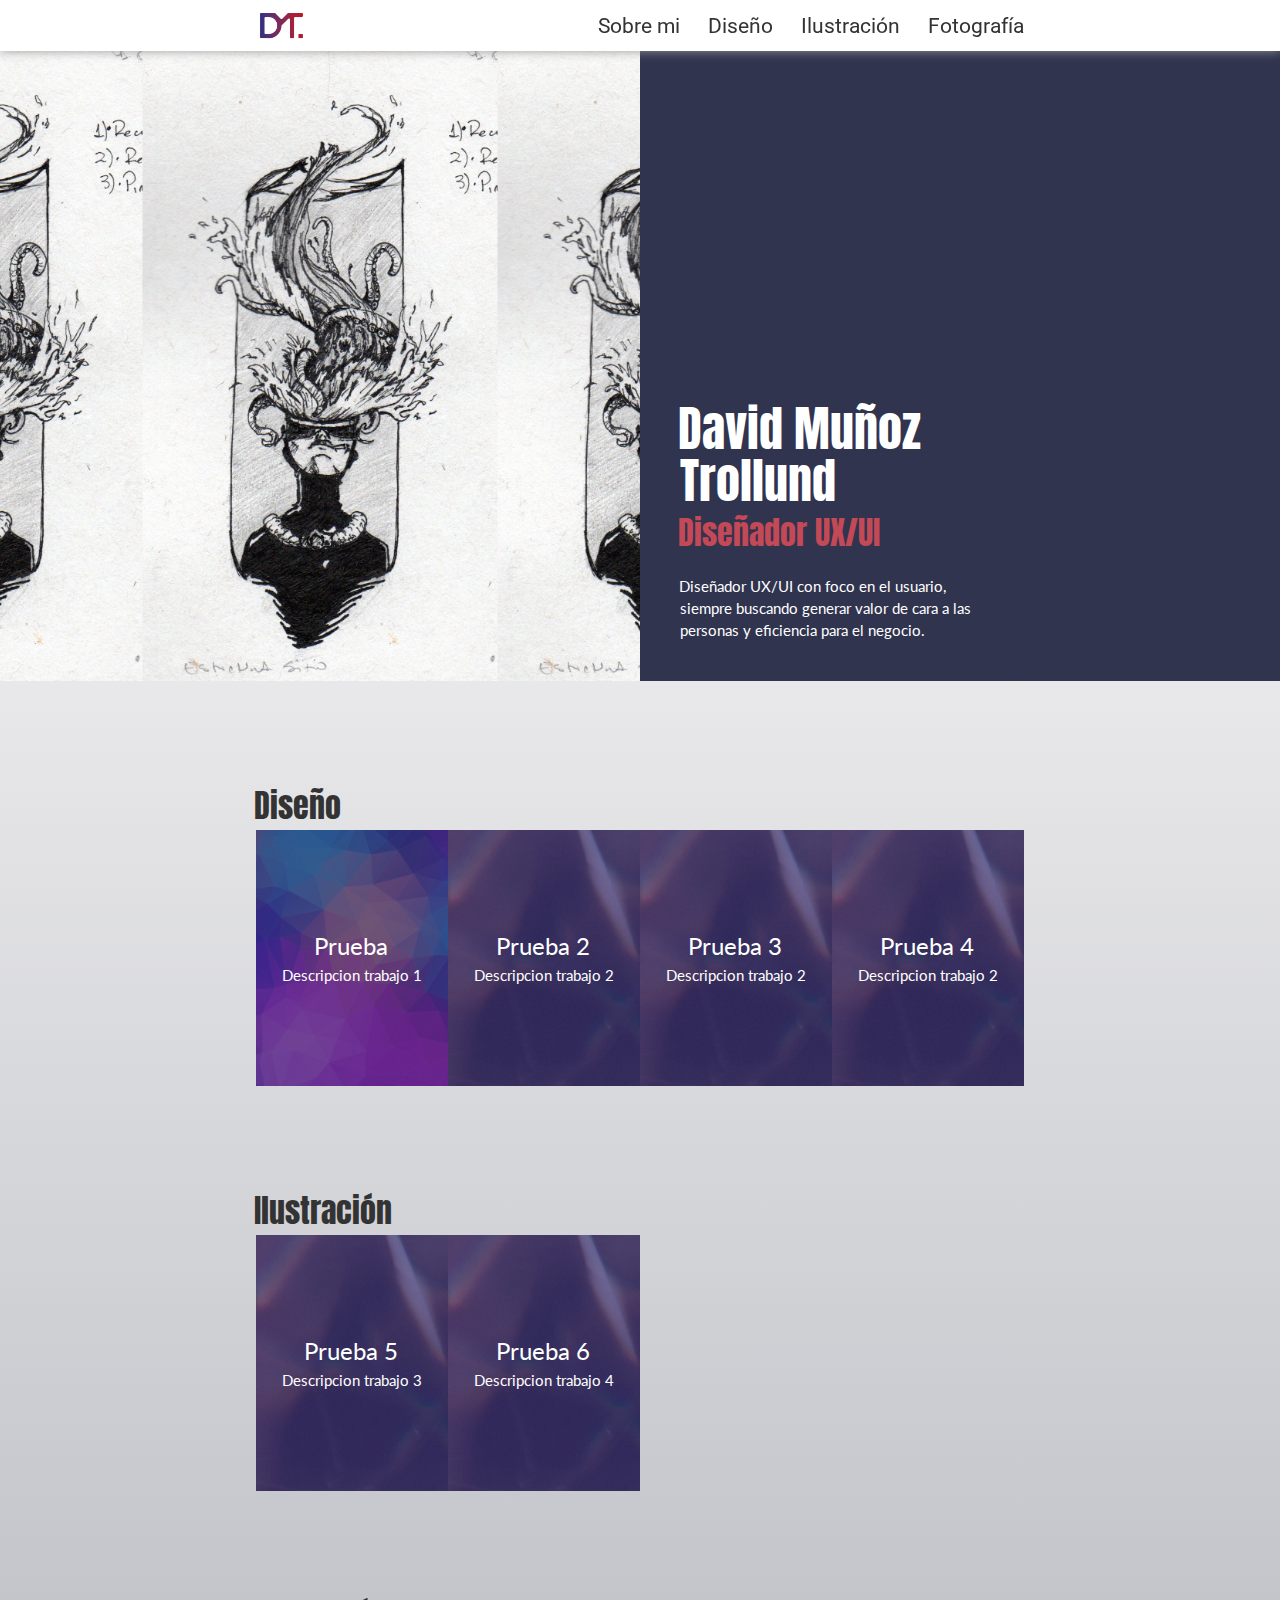
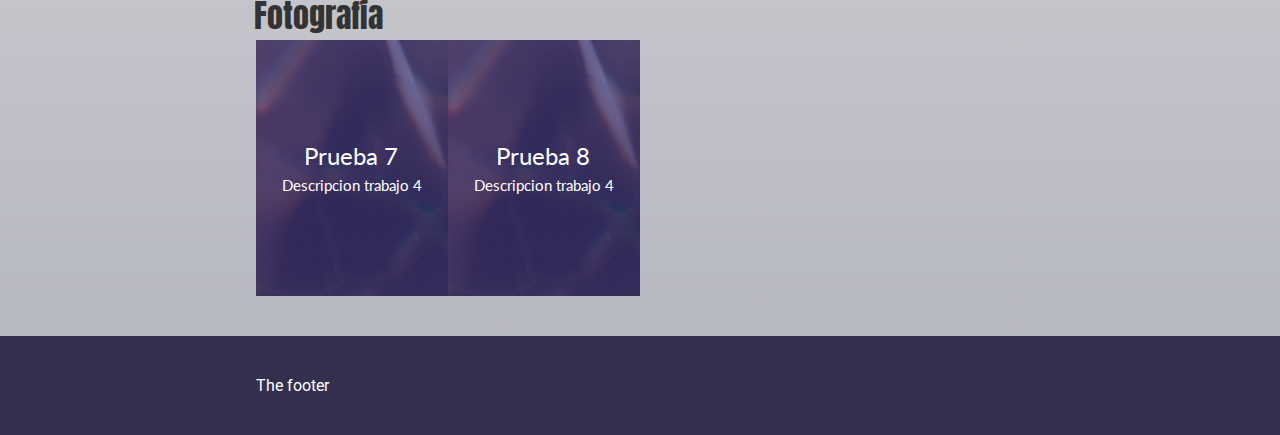
<file: index.html>
<!--<!doctype html> --> 
<html>
    <head> 
        <meta charset="utf-8"/>
        <meta name="viewport" content="width=device-width, initial-scale=1.0">	
        <link rel="icon" type="image/jpg" href="favicon.png"/>
        <title>David Muñoz</title>   
        <link rel="stylesheet" href="https://fonts.googleapis.com/css2?family=Material+Symbols+Outlined:opsz,wght,FILL,GRAD@20..48,100..700,0..1,-50..200" />
        <link rel="stylesheet" href="estilos/estilos.css" type="text/css" />
    </head>

    <body>
        <div id="modal" class="modal m_off"></div>

        <header id="header" class="shadow">
            <div id="logo" class="header_brand logo logoL">
                <a id="logoA"><img src="DSR_logo.png">
                </a>
            </div>
            <div id="menu_options" class="header_menu"></div>
        </header>
        <!--seccion de carga-->
        <main id="mainT">

        </main>

        <footer>
            The footer
        </footer>
    </body>

</html>
<script src="componentes/modal.js" ></script>
<script src="componentes/projecto.js" ></script>
<script src="imagenes.js" ></script>
<script src="codigo.js" ></script>
<script src="componentes/menu.js" ></script>
<script src="componentes/secciones.js" ></script>
<script src="componentes/galeria.js" ></script>
<script src="componentes/card/card.js" ></script>
<script src="js/fetchProyectos.js" ></script>
<script src="js/navegacion.js" ></script>
</file>
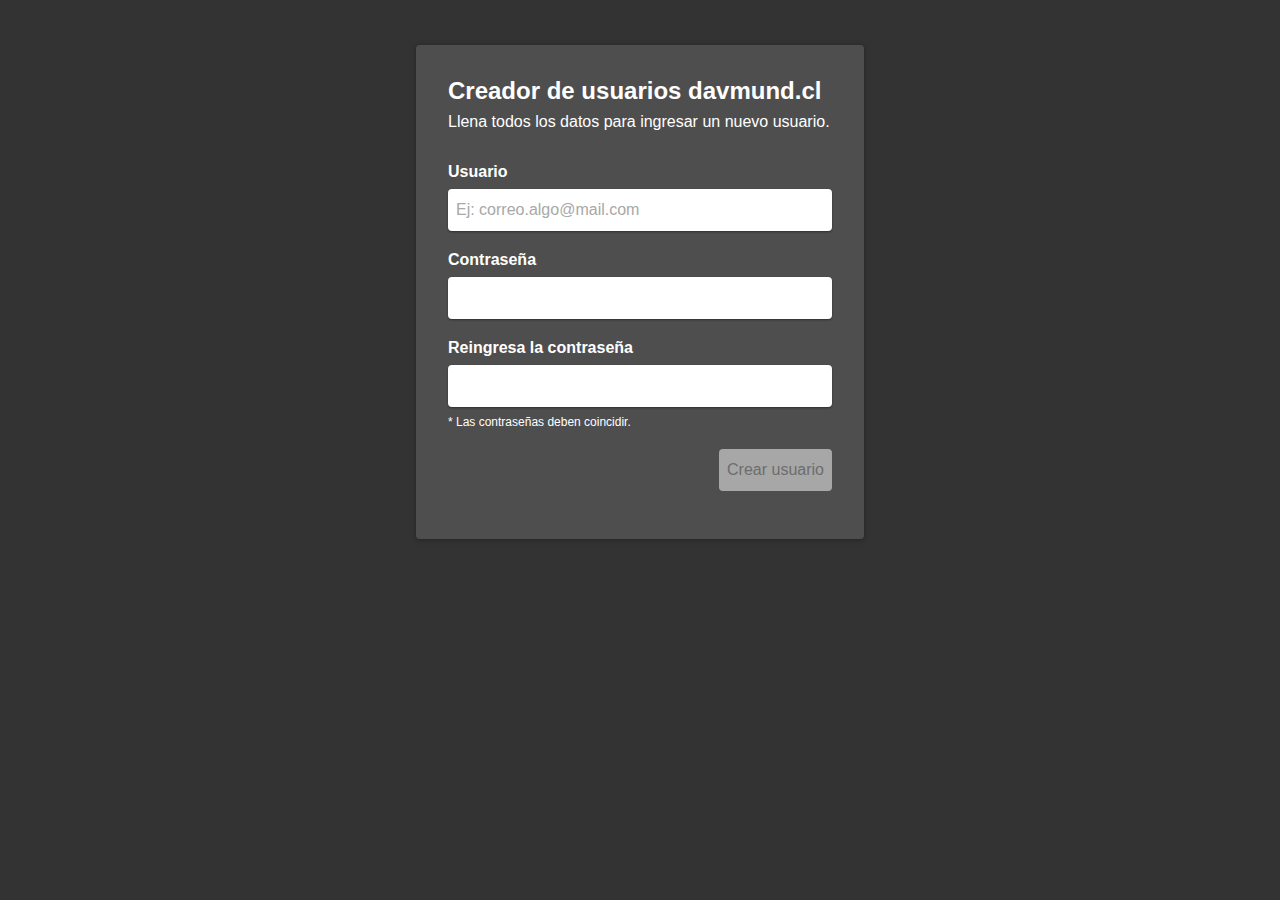
<file: CNSR/creaUsuarios.html>
<!--<!doctype html> --> 
<html>
    <head> 
        <title>MD</title>
        <meta charset="utf-8"/>
        <link rel="icon" type="image/jpg" href="favicon.png"/>
        <meta name="viewport" content="width=device-width, initial-scale=1.0">	
        <link rel="stylesheet" href="https://fonts.googleapis.com/css2?family=Material+Symbols+Outlined:opsz,wght,FILL,GRAD@20..48,100..700,0..1,-50..200" />
        <link rel="stylesheet" href="estilos/estilos.css" type="text/css" />
    </head>

    <body>
    <div class="contenedor_creador">
        <div class="creador_header">
            <h2>Creador de usuarios davmund.cl</h2>
            <p>Llena todos los datos para ingresar un nuevo usuario.</p>
        </div>
        <form id="creador_form">
            <div class="creador_mensajes" id="creador_mensajes"></div>
            <label for="usuario">Usuario
                <input id="usuario" type="text" name="new_usuario" placeholder="Ej: correo.algo@mail.com" required>
            </label>
            <label for="pass">Contraseña
                <input id="pass" type="password" name="pass" required>
            </label>
            <label for="reinsert_pass">Reingresa la contraseña
                <input id="reinsert_pass" type="password" name="reinsert_pass" required>
                <span id="msg" class="pass_info">* Las contraseñas deben coincidir.</span>
            </label>
            <button id="submit" class="button_primary" disabled>Crear usuario</button>
        </form>
    </div>
    </body>
</html>
<script src="js/creaUsuarios_ui.js" ></script>
</file>
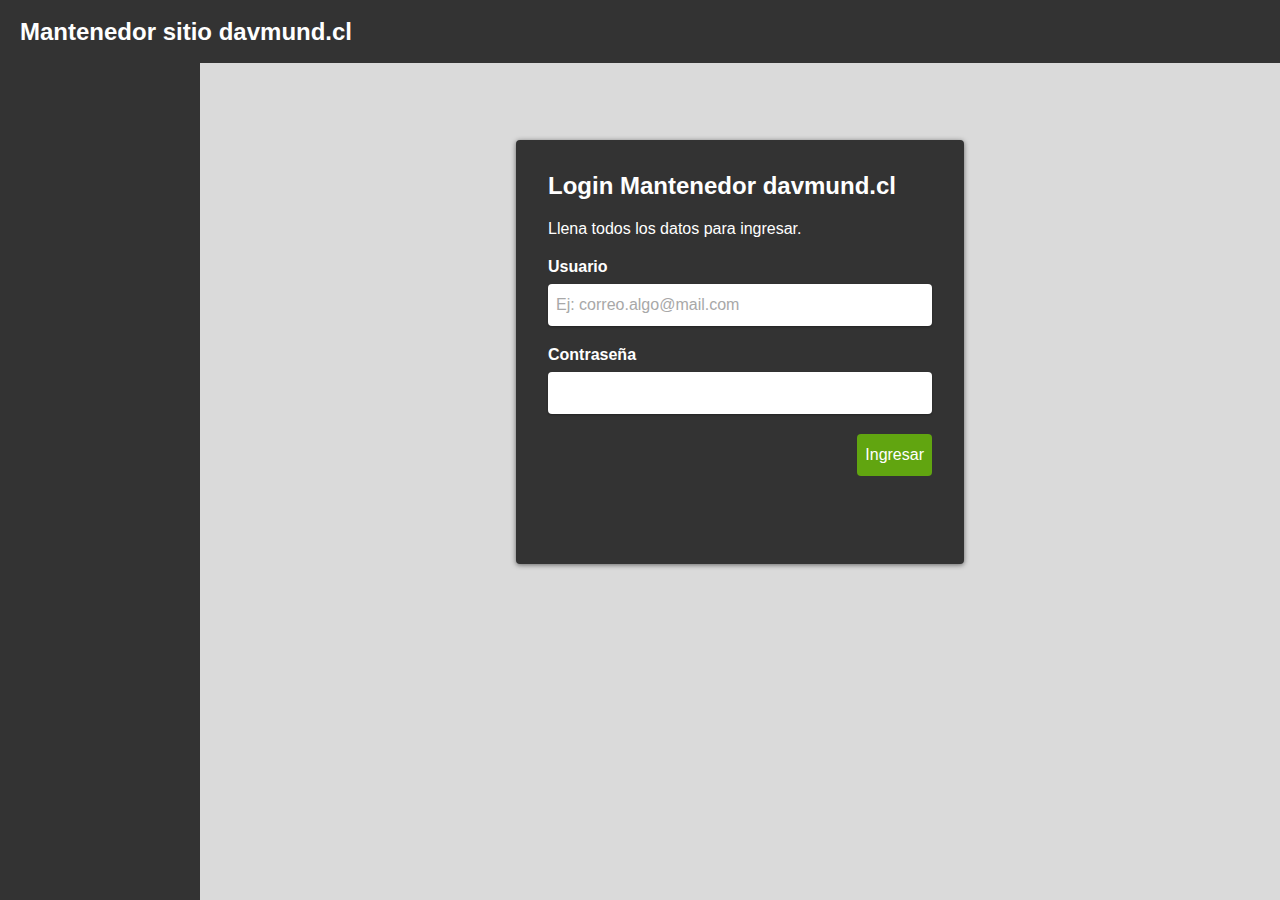
<file: mantenedor/mantenedor.html>
<!--<!doctype html> --> 
<html>
    <head> 
        <title>MD</title>
        <meta charset="utf-8"/>
        <link rel="icon" type="image/jpg" href="../favicon.png"/>
        <meta name="viewport" content="width=device-width, initial-scale=1.0">	
        <link rel="stylesheet" href="https://fonts.googleapis.com/css2?family=Material+Symbols+Outlined:opsz,wght,FILL,GRAD@20..48,100..700,0..1,-50..200" />
        <link rel="stylesheet" href="css/mantenedor.css" type="text/css" />
        <link rel="stylesheet" href="css/estilos.css" type="text/css" />
        <link rel="stylesheet" href="componentes/modal/modal.css" type="text/css" />
        <link rel="stylesheet" href="Editor/css/estilosEditor.css" type="text/css" />
    </head>

    <body id="boM">
        <header class="header_mantenedor"><a href="index.html"><h2>Mantenedor sitio davmund.cl</h2></a></header>
        <main>
            <menu id="menu" style="visibility: collapse;">
                
                <h4 class="menu onm" id="opt1">Proyectos</h4>
                <div class="menu_opt" id="op_opt1" data-of="opt1" data-status="1">
                    <li class="optionM" data-name="menuOpt" id="new">
                        <span>Nuevo proyecto</span>
                        <div class="material-symbols-outlined">arrow_forward_ios</div>
                    </li>
                    <li class="optionM" data-name="menuOpt" id="edit">
                        <span>Editar proyecto</span>
                        <div class="material-symbols-outlined">arrow_forward_ios</div>
                    </li>
                </div>

                <h4 class="menu offm" id="opt2">Experiencia Laboral</h4>
                <div class="menu_opt" id="op_opt2" data-of="opt2" data-status="0">
                    <li class="optionM" data-name="menuOpt" id="lexp">
                        <span>Nueva experiencia</span>
                        <div class="material-symbols-outlined">arrow_forward_ios</div>
                    </li>
                    <li class="optionM" data-name="menuOpt" id="lexpEdi">
                        <span>Editar experiencia</span>
                        <div class="material-symbols-outlined">arrow_forward_ios</div>
                    </li>
                </div>

                <h4 class="menu offm"  id="opt3">Educación</h4>
                <div class="menu_opt" id="op_opt3" data-of="opt3" data-status="0">
                    <li class="optionM" data-name="menuOpt" id="educ">
                        <span>Nuevo curso</span>
                        <div class="material-symbols-outlined">arrow_forward_ios</div>
                    </li>
                    <li class="optionM" data-name="menuOpt" id="educEdi">
                        <span>Editar curso</span>
                        <div class="material-symbols-outlined">arrow_forward_ios</div>
                    </li>
                </div>
                
            </menu>
            <div id="trgtMain" class="trgtMain">
                
            </div>
        </main>
        <footer></footer>
    </body>

</html>

<!--script src="js/fetch.js" ></script-->
<script src="componentes/login/js/login_ui.js" ></script>
<script src="componentes/lista/lista.js" ></script>
<script src="componentes/editaP/modal_fetch.js" ></script>
<script src="componentes/modal/modal_v2.js" ></script>
<script src="componentes/confirmacion/confirma.js" ></script>
<script src="componentes/formularioExp_Ed/formulario_exp_ed.js" ></script>
<script src="componentes/toast/toast.js" ></script>
<script src="componentes/editaP/editaProj.js" ></script>
<script src="Editor/js/ui_edit.js" ></script>
<script src="Editor/js/fetch_edit.js" ></script>
<script src="Formulario/js/ui.js" ></script>
<script src="Formulario/js/fetch.js" ></script>
<script src="Experiencia/js/ui.js" ></script>
<script src="Experiencia/js/ui_edit.js" ></script>
<script src="Experiencia/js/fetch_edit.js" ></script>

<script src="js/ui.js" ></script>
</file>
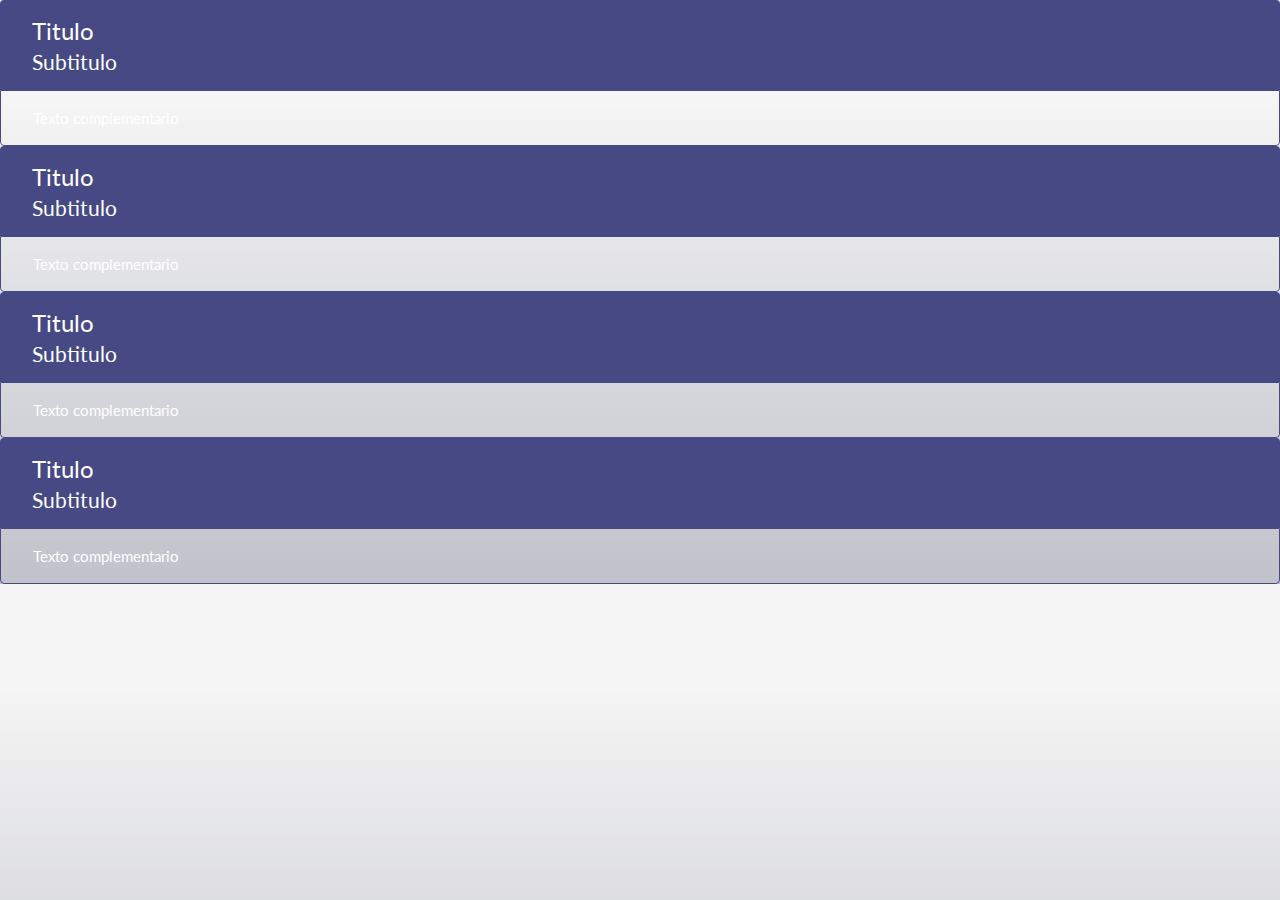
<file: componentes/card/testCard.html>
<!DOCTYPE html>
<html>
    <head>
        <link rel="stylesheet" href="cards.css" type="text/css" />
        <link rel="stylesheet" href="../../estilos/estilos.css" type="text/css" />
        <link rel="stylesheet" href="../../estilos/textos.css" type="text/css" />
        <link rel="stylesheet" href="../../estilos/aboutme.css" type="text/css" />
    </head>
    <body>
        <div class="aboutme_card">
            <!-- <dic class="aboutme_line firstline"></dic>
            <dic class="aboutme_pointer"></dic> -->
            <div class="aboutme_card_arrow firstline">
                <div class="aboutme_card_left"></div>
            </div>
            <div class="aboutme_card_block">
                <div class="aboutme_card_head">
                    <h3 class="aboutme_card_title">Titulo</h3>
                    <h4 class="aboutme_card_subtitle">Subtitulo</h4>
                </div>
                <div class="aboutme_card_body">
                    <p class="aboutme_card_p">
                        Texto complementario
                    </p>
                </div>
            </div>
        </div>

        <div class="aboutme_card">
           <!--  <dic class="aboutme_line"></dic>
            <dic class="aboutme_pointer"></dic> -->
            <div class="aboutme_card_arrow inter">
                <div class="aboutme_card_left"></div>
            </div>
            <div class="aboutme_card_block">
                <div class="aboutme_card_head">
                    <h3 class="aboutme_card_title">Titulo</h3>
                    <h4 class="aboutme_card_subtitle">Subtitulo</h4>
                </div>
                <div class="aboutme_card_body">
                    <p class="aboutme_card_p">
                        Texto complementario
                    </p>
                </div>
            </div>
        </div>

        <div class="aboutme_card">
            <!-- <dic class="aboutme_line"></dic>
            <dic class="aboutme_pointer"></dic> -->
            <div class="aboutme_card_arrow inter">
                <div class="aboutme_card_left"></div>
            </div>
            <div class="aboutme_card_block">
                <div class="aboutme_card_head">
                    <h3 class="aboutme_card_title">Titulo</h3>
                    <h4 class="aboutme_card_subtitle">Subtitulo</h4>
                </div>
                <div class="aboutme_card_body">
                    <p class="aboutme_card_p">
                        Texto complementario
                    </p>
                </div>
            </div>
        </div>

        <div class="aboutme_card">
            <!-- <dic class="aboutme_line lastline"></dic>
            <dic class="aboutme_pointer"></dic> -->
            <div class="aboutme_card_arrow inter">
                <div class="aboutme_card_left"></div>
            </div>
            <div class="aboutme_card_block">
                <div class="aboutme_card_head">
                    <h3 class="aboutme_card_title">Titulo</h3>
                    <h4 class="aboutme_card_subtitle">Subtitulo</h4>
                </div>
                <div class="aboutme_card_body">
                    <p class="aboutme_card_p">
                        Texto complementario
                    </p>
                </div>
            </div>
        </div>
    </body>
</html>
</file>
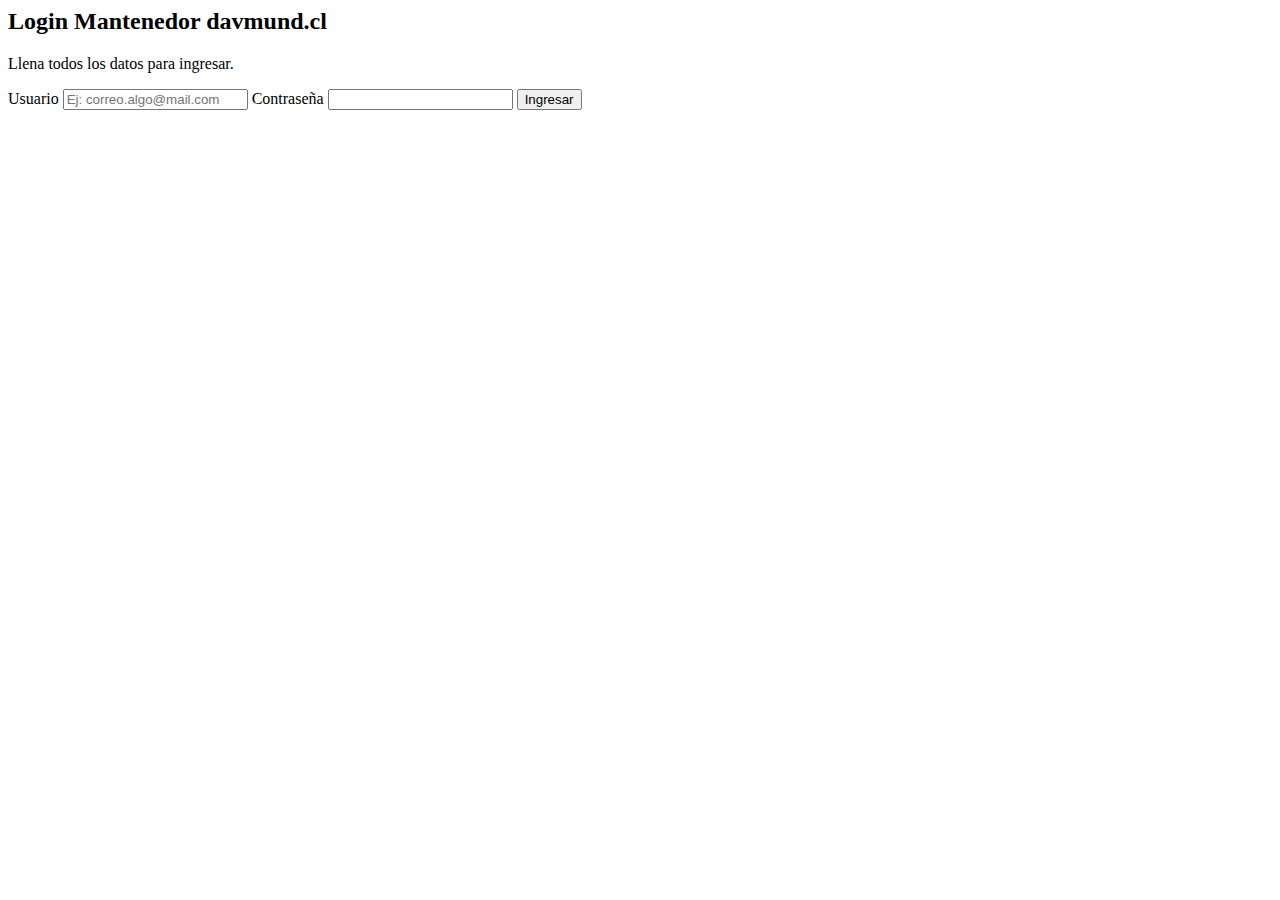
<file: mantenedor/componentes/login/login.html>
<!--<!doctype html> --> 

<html>
    <div class="contenedor_login">
        <form id="log_form">
            <h2>Login Mantenedor davmund.cl</h2>
            <p>Llena todos los datos para ingresar.</p>
            <label for="user">Usuario
                <input id="usuario" type="text" name="usuario" placeholder="Ej: correo.algo@mail.com">
            </label>
            <label for="pass">Contraseña
                <input id="pass" type="password" name="pass">
            </label>
            <button id="submit" class="button_primary">Ingresar</button>
        </form>
    </div>
</html>
</file>
<file: estilos/estilos.css>
@import url('https://fonts.googleapis.com/css2?family=Roboto&display=swap');
@import url('../componentes/card/cards.css');
@import url('../componentes/galeria.css');
@import url('biografia.css');
@import url('aboutme.css');
@import url('textos.css');

:root {
    --primary-blue:#322E82;
    --primary-violet:#6B255B;
    --primary-red:#B41C2D;
    --primary-dark-gray:#333333;
    --primary-white:#ffffff;

    /* Blue */
    --secondary-blue-700: rgb(36, 33, 92);
    --secondary-blue-800: rgb(28, 25, 72);
    --secondary-blue-900: rgb(21, 19, 55);

    /* Violet */
    --secondary-violet-200:rgb(187, 155, 180);
    --secondary-violet-300:rgb(156, 109, 145);
    --secondary-violet-500:rgb(107, 37, 91);
    --secondary-violet-700:rgb(76, 26, 65);
    --secondary-violet-800:rgb(59, 20, 50);

    /* Red */
    --secondary-red-400:rgb(195, 73, 87);
    --secondary-red-500:rgb(180, 28, 45);

    /* Grayblue */
    --secondary-Grayblue-50: rgb(235, 234, 243);
    --secondary-Grayblue-200: rgb(161, 159, 198);
    --secondary-Grayblue-500: rgb(48, 52, 79);


    /* 'Tokens' */
    /* textos */
    --texto-base-menu : 1.3rem;

    --primary-text-color: #333;
    --secondary-text-color: #ffffff;
    --terc-text-color: var(--secondary-red-400);
    --fourth-text-color: var(--secondary-red-400);

    --primary-background-color: #ffffff;
    /*--secondary-background-color: #30344F;*/
    --secondary-background-color: var(--secondary-Grayblue-500);
    --terc-background-color: rgba(159,35,66, 0.7);

    --card-background-color1: #474984;
    /* --card-background-color2: #32317B; */
    --card-background-color2: var(--secondary-blue-500);
    --card-background-color3: var(--secondary-violet-500);
    --card-background-color4: var(--secondary-violet-800);
    
}

ul {
    margin: 0;
    padding: 0;
}
li{
    margin: 0;
    padding: 0;
    list-style: none;
}

body {
    align-items: center;
    background-color: #ECECEC;
    box-sizing: border-box;
    color: var(--primary-text-color);
    display: flex;
    flex-direction: column;
    font-family: 'Roboto', sans-serif;
    margin: 0 auto;
    padding: 0;
    position: relative;
    transition: all;
    width: 100%;
}

.central {
    align-items: center;
    box-sizing: border-box;
    display: flex;
    flex-direction: column;
    gap: 40px;
    width: 60vw;
}

.shadow {
    box-shadow: #979797 0 0 10px;
}

header {
    align-items: center;
    background-color: #ffffff;
    /*border: solid 1px #345676;*/
    box-sizing: border-box;
    display: flex;
    flex-direction: row;
    justify-content: space-between;
    padding: 0 20vw;
    position: sticky;
    top: 0;
    transition: all 0.1s linear;
    width: 100%;
    z-index: 3;
}

.header_brand {
    cursor: pointer;
    display: flex;
    flex-direction: row;
    transition: all 0.1s linear;
}

.logo img {
    width: 100%;
}

.logo_name {
    text-decoration: none;
}

.logoL {
    width: 4vw;
}

.logoS {
    width: 3vw;
}

.header_menu {
    display: flex;
    flex-direction: row;
}

.header_menu_options {
    display: flex;
    flex-direction: row;
    gap: 28px;
    padding: 0;
}

.header_menu_options li {
    cursor:pointer;
    list-style: none;
    padding: 0;
}
.header_menu_options li:hover {
    text-decoration: underline;
}

footer {
    background-color: #33304F;
    box-sizing: border-box;
    bottom: 0px;
    color: #ffffff;
    padding: 40px 20vw;
    width: 100%;
}

.main {
    gap: 20px;
    margin: 20px auto 40px auto;
    position: relative;
    width: 100%;
}

#galeria {
    display: flex;
    flex-direction: column;
    gap: 20px;
}

.modal {
    background-color: rgba(0,0,0,0.5);
    backdrop-filter: blur(2px);
    display: flex;
    height: 100%;
    padding: 0;
    position: absolute;
    transition: all 0.2s linear;
    width: 100%;
    z-index: 10;
}

.modal_close {
    background-color: #ffffff;
    border-radius: 50%;
    color: #000000;
    cursor: pointer;
    display: block;
    height: 24px;
    position: absolute;
    right: 24px;
    text-align: center;
    top: 16px;
    width: 24px;
    z-index: 2;
}

.m_on {
    display: block;
    opacity: 1;
    position:fixed;
}

@starting-style {
    .m_on {
      opacity: 0;
    }
  }

.m_off {
    display: none;
}

.demo {
    box-sizing: border-box;
    display: flex;
    flex-direction: row;
    flex-wrap: wrap;
    width: 100%;
}

.apaisado, .oblongo {
    align-items: center;
    background-position: center;
    background-repeat: no-repeat;
    background-size: cover;
    box-sizing: border-box;
    color: #ffffff;
    height: 20vw;
    justify-content: center;
}

.apaisado div , .oblongo div {
    align-items: center;
    background-color: rgba(54, 46, 115, 0.7);
    box-sizing: border-box;
    cursor: pointer;
    gap: 4px;
    display: flex;
    flex-direction: column;
    height: 100%;
    justify-content: center;
    padding: 20px;
    transition: background-color 0.4s linear;
    width: 100%;
}

.apaisado div:hover, .oblongo div:hover {
    background-color: rgba(54, 46, 115, 0.3);
}

.apaisado {
    flex-grow: 1;
    text-align: center;
    width: 50%;
    max-width: 50%;
}

.oblongo {
    text-align: center;
    flex-shrink: 0;
    width: 25%;
}

.contenedor {
    background-color: #ffffff;
    border-radius: 5px;
    box-shadow: 0 5px 10px rgba(0, 0, 0, 0.4);
    box-sizing: border-box;
    display: flex;
    flex-direction: row;
    gap: 16px;
    margin: 60px auto;
    max-height: 60vh;
    height: inherit;
    /*max-width: 60vw;*/
    overflow: hidden;
    position: relative;
    width:60vw;
}

.img {
    align-self: end;
    box-sizing: border-box;
    display: flex;
    height: 100%;
    overflow-y: auto;
    width:100%;
}

.img img {
    height: fit-content;
    width: 100%;
    object-fit:cover;
}

.biografia_foto{
    background-color: #30344F;
    background-image: url('img/foto_1_b.jpg');
    background-position: 39%;
    border: solid 8px #30344F;
    border-radius: 50%;
    box-sizing: border-box;
    /*box-shadow:0 0 8px #33304F;*/
    display: block;
    height: 20vw;
    margin: 5% 40vw;
    padding: 4px;
    position: absolute;
    width: 20vw;
}
#mainT{
    width: 100%;
    display: flex;
    flex-direction: column;
    align-items: center;
}

@media only screen and (min-width: 744px) and (max-width: 1133px){
    .central {
        width: 90VW;
    }
    header {
        font-size: 1rem;
        padding: 4px 5vw;
    }
    .logo img {
        width: 170%;
    }
    .biografia {
        margin-bottom: 40;
    }
    .central {
        gap: 0px;
    }
    .apaisado, .oblongo {
        height: 30vw;
    }
    .biografia_nombre {
        width: 100%;
    }
    .biografia_sobremi {
        width: 100%;
    }
}
</file>
<file: CNSR/estilos/estilos.css>
body {
    background-color: #333;
}
.contenedor_creador {
    background-color: #4e4e4e;
    border-radius: 4px;
    box-shadow: 0 1px 5px rgba(25,25,25,0.6);
    display: flex;
    height: max-content;
    gap: 32px;
    flex-direction: column;
    margin: 5vh auto;
    max-height: 600px;
    padding: 32px;
    width: 30vw;
}

.creador_header{
    display: flex;
    flex-direction: column;
    gap: 8px;
}

.contenedor_creador h2, .contenedor_creador p, .contenedor_creador label {
    color: #fff;
}

.contenedor_creador form {
    display: flex;
    flex-direction: column;
    gap: 20px;
    height: 100%;
}

body{
    color: #333;
    font-family: sans-serif;
    padding: 0;
    margin: 0;
    border: 0;
    overflow: hidden;
}

h1,h2,h3, h4{
    margin: 0;
}

h1{
    font-size: 2rem;
}
h2{
    font-size: 1.5rem;
    margin: 0;
}
h3{
    font-size: 1rem;
}
h4{
    font-weight: normal;
}
p{
    margin: 0;
    padding: 0;
}
.pass_info {
    font-size: 12px;
    font-weight: normal;
}

/*estilos formulario*/
label {
    display: flex;
    flex-direction: column;
    font-family: Arial, Helvetica, sans-serif;
    font-size: 1em;
    font-weight: 600;
    gap: 8px;
    /*margin: 20px auto;*/
    width: 100%;
}

input, select, option, textarea {
    background-color: #fff;
    border: none;
    border-radius: 4px;
    box-shadow: 0px 1px 2px rgba(20,20,20,0.5);
    color: #333;
    font-family: Arial, Helvetica, sans-serif;
    font-size: 1em !important;
    padding: 12px 8px;
}

input:focus {
    outline: none;
}

.error {
    border: solid 1px #ff2525;
}

.errorMsg {
    color: #ff2525;
}


::placeholder{
    color: #a8a8a8;
}

.createError {
    background-color: #c49688;
    border: solid 1px #530b0b;
    border-radius: 4px;
    color: #530b0b;
    padding: 24px 12px;
}
.createSuccess {
    background-color: #93c59a;
    border: solid 1px #465a36;
    border-radius: 4px;
    color: #0b530b;
    padding: 24px 12px;
}
/*botones*/

button {
    align-self: flex-end;
    border-radius: 4px;
    cursor: pointer;
    font-size: 1em;
    padding: 12px 8px;
    transition: all 0.3s;
}

button:hover {
    box-shadow: 2px 2px 5px rgba(20,20,20,0.5);
}

.button_secondary {
    border: solid 1px #1f4672;
    color: #1f4672;
}

.button_primary {
    background-color: #61A510;
    border: none;
    color: #fff;
    text-align: center;
    transition: all 0.3s;
    width: max-content;
    
}

.button_primary:disabled {
    background-color: #a7a7a7;
    box-shadow: none;
    cursor: auto;
    color: #6d6d6d;
}

.creador_mensajes {
    padding: 10px 0;
    display: none;
}

.button_ghost {
    border: none;
    color: #333;
}

@media screen and (max-width: 1200px) {
    menu{
        width: 30vw;
    }
    .editB{
        width: 80%;
    }
}
</file>
<file: mantenedor/css/mantenedor.css>
@import '../componentes/formularioExp_Ed/estilo_form_editer.css';
@import '../componentes/toast/toast.css';
@import '../componentes/confirmacion/confirma.css';
@import '../componentes/botones.css';
@import '../Experiencia/estilos/estilosEditor.css';
@import '../Experiencia/estilos/estilosForm.css';
@import 'login.css';
:root {
    --primery-background-color1: #dadada;

    
}

body{
    color: #333;
    font-family: sans-serif;
    padding: 0;
    margin: 0;
    border: 0;
    overflow: hidden;
}
header {
    align-items: center;
    display: flex;
    box-sizing: border-box;
    flex-direction: row;
    font-weight: normal;
    height: 7vh;
    width: 100%;
}

.header_mantenedor{
    background-color: #333333;
    color: #fff;
    padding: 0 20px;
}

main {
    box-sizing: border-box;
    display: flex;
    flex-direction: row;
    height: 93vh;
    margin: 0;
    width: 100vw;
}
menu{
    background-color: #333;
    box-sizing: border-box;
    /* box-shadow: 0 2px 4px rgba(20,20,20,0.5); */
    color: #333333;
    display: flex;
    flex-direction: column;
    height: 100%;
    justify-content: stretch;
    list-style: none;
    margin: 0;
    overflow: hidden;
    padding: 0;
    text-decoration: none;
    width: 25vw;
    max-width: 200px;
    z-index: 2;
}
.menu{
    background-color: #5a5a5a;
    /*border-left: 10px solid #535353;
    border-top: 1px solid var(--primery-background-color1);*/
    box-sizing: border-box;
    color: #fff;
    cursor: pointer;
    transition: all 0.3s;
    padding: 12px 20px 12px 16px;
}
.onm{
    /*background:linear-gradient(90deg, #333 10px,#333 10px);*/
}
.offm{
    background:#333;
}
.menu_opt {
    overflow: hidden;
    transition: all 0.4s;
    width: 100%;
}
.optionM {
    align-items: center;
    background-color: var(--primery-background-color1);
    color: #333;
    cursor: pointer;
    display: flex;
    flex-direction: row;
    font-size: 14px;
    justify-content: space-between;
    padding: 16px 24px;
    transition: all 0.3s;
}
.optionM:hover {
    background-color: #f3f3f3;
    color: #333;
}
.trgtMain {
    box-sizing: border-box;
    display: flex;
    background-color: var(--primery-background-color1);
    overflow-y: auto;
    padding: 32px 3vw;
    height: 100%;
    width: 90vw;
}

h1,h2,h3, h4{
    margin: 0;
}

h1{
    font-size: 2rem;
}
h2{
    font-size: 1.5rem;
    margin: 0;
}
h3{
    font-size: 1rem;
}
h4{
    font-weight: normal;
}

/*estilos formulario*/
label {
    display: flex;
    flex-direction: column;
    font-family: Arial, Helvetica, sans-serif;
    font-size: 1em;
    font-weight: 600;
    gap: 8px;
    /*margin: 20px auto;*/
    width: 100%;
}

input, select, option, textarea {
    background-color: #fff;
    border: none;
    border-radius: 4px;
    box-shadow: 0px 1px 2px rgba(20,20,20,0.5);
    color: #333;
    font-family: Arial, Helvetica, sans-serif;
    font-size: 1em !important;
    padding: 12px 8px;
}

textarea {
    min-height: 150px;
}
::placeholder{
    color: #a8a8a8;
}

.material-symbols-outlined {
  font-variation-settings:
  'FILL' 0,
  'wght' 100,
  'GRAD' -25,
  'opsz' 20
}

/* estilos listas*/
.editorM_lista {
    background-color: #ffffff;
    /* box-shadow: 0 1px 2px rgba(20,20,20,0.5); */
    border-radius: 4px;
    box-sizing: border-box;
    display: flex;
    flex-direction: column;
    /*gap: 12px;*/
    padding: 0;
    width: 100%;
}
.fila_proyecto {
    border-radius: 4px;
    box-sizing: border-box;
    color: #333;
    display: flex;
    justify-content: space-between;
    overflow: hidden;
    transition: all 0.3s;
    width: 100%;
}

.fila_proyecto:hover {
    background-color: #333; 
    box-shadow: 2px 2px 5px rgba(20,20,20,0.5);
    color: #fff;
    z-index: 2;
}
.fila_proyecto span {
    padding: 16px 16px;
    width: 100%;
}

.editB{
    display: flex;
    flex-direction: column;
    gap: 20px;
    min-width: 600px;
    width: 40%;
}

@media screen and (max-width: 1200px) {
    menu{
        width: 30vw;
    }
    .editB{
        width: 80%;
    }
}
</file>
<file: mantenedor/css/estilos.css>
a{
    text-decoration: none;
    color: inherit;
}

h1, p {
    margin: 0;
}

body {
    margin: 0;
    padding: 0;
}

.target {
    background-color: rgba(0, 0, 0, 0.6);
    height: 100%;
    position: absolute;
    width: 100%;
    z-index: 10;
}

.on {
    display: block;
}

.off{
    display: none;
}

.modalN {
    background-color: #ffffff;
    box-sizing: border-box;
    border-radius: 5px;
    height: 60vh;
    margin: 4vh auto auto auto;
    padding: 12px;
    position: relative;
    width: 60vw;
}

.cierre {
    box-sizing: border-box;
    color: black;
    cursor: pointer;
    position: absolute;
    right: 8px;
    top: 8px;
}
</file>
<file: mantenedor/componentes/modal/modal.css>
.modal_fondo {
    background-color: rgba(0,0,0,0.5);
    backdrop-filter: blur(2px);
    display: flex;
    height: 100%;
    padding: 0;
    position: absolute;
    top: 0;
    transition: all 0.2s linear;
    width: 100%;
    z-index: 10;
}
.modal_interior {
    background-color: #ededed;
    border-radius: 5px;
    box-shadow: 0 5px 10px rgba(0, 0, 0, 0.4);
    box-sizing: border-box;
    color:#333;
    display: flex;
    flex-direction: column;
    gap: 28px;
    margin: 60px auto;
    height:max-content;
    /*max-width: 60vw;*/
    overflow: hidden;
    padding: 24px 24px;
    position: relative;
    width:30vw;
}

.modal_cierra {
    background-color: #ffffff;
    border-radius: 50%;
    color: #000000;
    cursor: pointer;
    display: block;
    height: 24px;
    position: absolute;
    right: 24px;
    text-align: center;
    top: 16px;
    width: 24px;
    z-index: 2;
}

.modal_cierra img{
    display: block;
    width: 24px;
    height: 24px;
}

.formM {
    display: flex;
    flex-direction: column;
    gap:24px;
    margin: 0;
}


@media screen and (max-width: 1200px) {
    .modal_interior {
        width:40vw;
    }
}
@media screen and (max-width: 920px) {
    .modal_interior {
        width:60vw;
    }
}
</file>
<file: mantenedor/Editor/css/estilosEditor.css>
.editorH{
    width: 100%;
}
.editorM{
    width: 100%;
}

.editorForm{
    display: flex;
    gap: 20px;
    flex-direction: row;
    width: 100%;
}

.butFiltrar{
    align-self: flex-end;
    cursor: pointer;
    margin: 0;

    background-color: #61A510;
    border: none;
    border-radius: 4px;
    color: #fff;
    font-size: 1em;
    text-align: center;
    transition: all 0.3s;
    padding: 12px 8px;
    width: 100%;
}

.butFiltrar:hover {
    box-shadow: 2px 2px 5px rgba(20,20,20,0.5);
}

.editorM {
    /*border-top: 1px solid #333;*/
    box-sizing: border-box;
    display: flex;
    flex-direction: column;
    gap: 12px;
    height: auto;
    padding: 24px 0;
    width: 100%;
}
.fila_edit,.fila_delete  {
    cursor: pointer;
    padding: 16px 16px;
    transition: all 0.3s;
    width: auto;
}
.fila_edit:hover {
    background-color: #469228;
    color: #fff;
}

.fila_delete:hover {
    background-color: #8a2f14;
    color: #fff;
}
</file>
<file: componentes/card/cards.css>
/* .aboutme_card h4,.aboutme_card h5,.aboutme_card p{
    font-family: Arial, Helvetica, sans-serif;
} */
/* .aboutme_card h4 {
    font-size: 16px;
}
.aboutme_card h5 {
    font-size: 12px;
    font-weight: normal;
} */
.aboutme_card {
    border-radius: 4px;
    box-sizing: border-box;
    display: flex;
    flex-direction: column;
    /*max-width: 500px;*/
    overflow: hidden;
    width: 100%;
}
.aboutme_pointer{
    background-color: var(--card-background-color2) ;
    border-radius: 50%;
    height: 15px;
    margin-left: 0;
    position: absolute;
    margin-top: 28px;
    width: 15px;
    z-index: 2;
}
.aboutme_line{
    height:auto;
    position: relative;
    border-right: 1px var(--card-background-color2) solid;
    bottom: 0;
    width: 7px;
}

.aboutme_pointer_2{
    background-color: var(--card-background-color3) ;
    border-radius: 50%;
    height: 15px;
    margin-left: 0;
    position: absolute;
    margin-top: 28px;
    width: 15px;
    z-index: 2;
}

.aboutme_line_2{
    height:auto;
    position: relative;
    border-right: 1px var(--card-background-color3) solid;
    bottom: 0;
    width: 7px;
}
.firstline {
    background-color: none;
}
#educacion .interline {
    background-color: var(--card-background-color2);
}
#experiencia .interline {
    background-color: var(--card-background-color2);
}
.aboutme_card_arrow {
    box-sizing: border-box;
    display: none;
    height: 40px;
    overflow: hidden;
    padding-top: 16px;
    width: 100%;
    z-index: 1;
}
.aboutme_card_left{
    background-color: var(--card-background-color1);
    height:40px;
    transform: rotate(45deg) translateY(-4px) translatex(9px);
    width: 40px;
}
.aboutme_card_block{
    box-sizing: border-box;
    display: flex;
    flex-direction: column;
    width: 100%;
    z-index: 1;
}
.aboutme_card_head{
    background-color: var(--card-background-color1);
    box-sizing: border-box;
    display: flex;
    flex-direction: column;
    gap: 4px;
    padding: 16px 32px;
    width: 100%;
}
.aboutme_card_title{
    color: var(--secondary-text-color);
    margin: 0;
}
.aboutme_card_subtitle{
    color: var(--secondary-text-color);
    margin: 0;
}
.aboutme_card_date{
    margin-left: 4px;
}
.aboutme_card_body{
    background-color: var(--card-background-color2);
    border: solid 1px var(--card-background-color1);
    border-radius: 0 0 4px 4px;
    box-sizing: border-box;
    padding: 16px 32px;
    width: 100%;
}
.aboutme_card_p{
    color: var(--secondary-text-color);
    margin: 0;
}


.aboutme_card2 h4,.aboutme_card2 h5,.aboutme_card2 p{
    font-family: Arial, Helvetica, sans-serif;
}
.aboutme_card2 h4 {
    font-size: 16px;
}
.aboutme_card2 h5 {
    font-size: 12px;
    font-weight: normal;
}
.aboutme_card2 p {
    font-size: 14px;
}
.aboutme_card_left_2{
    background-color: var(--card-background-color3);
    height:40px;
    transform: rotate(45deg) translateY(-4px) translatex(9px);
    width: 40px;
}

.aboutme_card_fecha {
    color: var(--secondary-Grayblue-200);
}

.aboutme_card_head_2{
    background-color: var(--card-background-color3);
    box-sizing: border-box;
    display: flex;
    flex-direction: column;
    gap: 4px;
    padding: 16px 32px;
    width: 100%;
}
.aboutme_card_body_2{
    background-color: var(--card-background-color2);
    border: solid 1px var(--card-background-color3);
    border-radius: 0 0 4px 4px;
    box-sizing: border-box;
    padding: 16px 32px;
    width: 100%;
}
</file>
<file: estilos/textos.css>
@import url('https://fonts.googleapis.com/css2?family=Lato:ital,wght@0,100;0,300;0,400;0,700;0,900;1,100;1,300;1,400;1,700;1,900&display=swap');
@import url('https://fonts.googleapis.com/css2?family=Poppins:ital,wght@0,100;0,200;0,300;0,400;0,500;0,600;0,700;0,800;0,900;1,100;1,200;1,300;1,400;1,500;1,600;1,700;1,800;1,900&display=swap');
@import url('https://fonts.googleapis.com/css2?family=Anton&family=Poppins:ital,wght@0,100;0,200;0,300;0,400;0,500;0,600;0,700;0,800;0,900;1,100;1,200;1,300;1,400;1,500;1,600;1,700;1,800;1,900&display=swap');

h1, h2 {
    font-family: "Anton", sans-serif;
    font-weight:normal;
    margin: 0;
    padding: 0;
    text-indent: -2;
}

h3, h4, h5, h6 {
    font-family: 'Lato';
    font-weight: normal;
    margin: 0;
    padding: 0;
    text-indent: -2;
}

li {
    font-size: 1.3rem;
}

h1 {
    font-size: 3rem;
    letter-spacing: normal;
}

h2 {
    font-size: 2rem;
    letter-spacing: normal;
}

h3 {
    font-size: 1.5rem;
    letter-spacing: normal;
}

h4 {
    font-size: 1.3rem;
    letter-spacing: normal;
}

h5 {
    font-size: 1.1rem;
    letter-spacing: normal;
}
h6 {
    font-size: 0.8rem;
    letter-spacing: normal;
}

p {
    font-family:'Lato';
    line-height: 22px;
    margin: 0;
    padding: 0;
    font-size: 0.96rem;
    text-wrap: pretty;
    text-indent: -1;
}

.contenedor_text {
    display: flex;
    flex-direction: column;
    gap: 8px;
    padding: 20px 0 20px 20px;
    min-height: fit-content;
    max-width: 300px;
    text-align: left;
    width: 30vw;
}

.contenedor_title {
    font-size: 2em;
    text-align: right;
}

.contenedor_descripcion {
    font-size: 1em;
}
</file>
<file: estilos/aboutme.css>
body {
    background: linear-gradient(0deg, rgba(48,52,79,0.3) 0%, rgba(245,245,245,1) 83%);
}
.body_aboutme{
    box-sizing: border-box;
    display: flex;
    flex-direction: column;
    margin: 0 auto;
    width: 60vw;
}
.bloque_aboutme {
    display: flex;
    flex-direction: row;
    box-sizing: border-box;
    height: 70vh;
    width: 100%;
}
.bloque_aboutme_img{
    background-image: url('../img/moto_tratada.jpg');
    background-position: top center;
    background-size: 177%;
    height: 100%;
    width: calc(100%/2);
}

.section_aboutme {
    align-items: flex-end;
    align-self: flex-end;
    background-color: var(--secondary-background-color);
    box-sizing: border-box;
    color: var(--secondary-text-color);
    display: flex;
    flex-direction: row;
    gap: 32px;
    height: 100%;
    padding: 32px;
    width: 50%;
}
.section_aboutme_descripcion {
    width: 60%;
    display: flex;
    flex-direction: column;
    gap: 16px;
}
.section_aboutme_descripcion p {
    padding-bottom: 8px;
}
.section_aboutme_redes {
    background-color: var(--card-background-color2);
    border-radius: 4px;
    color: var(--secondary-text-color);
    box-sizing: border-box;
    display: flex;
    flex-direction: column;
    overflow: hidden;
    width: calc(100%/4);
}

.section_quehago_img {
    display: none;
    min-height: 120px;
    height: 20%;
    width: 100%;
}
.section_aboutme_redes h3 {
    box-sizing: border-box;
    width: 100%;
    background-color: var(--card-background-color1);
    padding: 12px;
}
.section_aboutme_redes div {
    display: flex;
    flex-direction: column;
    gap: 12px;
    padding: 12px;
    width: 100%;
}
.section_aboutme_redes ul {
    display: flex;
    flex-direction: column;
    gap: 4px;
}
.section_aboutme_redes li{
    align-items: center;
    box-sizing: border-box;
    display: flex;
    flex-direction: row;
    gap: 8px;
}
.section_aboutme_redes p {
    box-sizing: border-box;
}
.section_aboutme_experiencia {
    box-sizing: border-box;
    background-color: var(--secondary-Grayblue-500);
    display: flex;
    flex-direction: row;
    /* gap: 32px; */
    padding: 52px 0;
    width: 100%;
}
.section_aboutme_block {
    flex-grow: 1;
    width: 50%;
}
.section_aboutme_block h2 {
    color: var(--secondary-text-color);
    margin-bottom: 8px;
    padding: 0 32px;
}
.experiencia_bajada{
    color: var(--secondary-text-color);
    padding: 0 32px;
}
.lineatiempo {
    align-items: flex-end;
    display: flex;
    flex-direction: column;
    gap: 20px;
    padding: 48px 32px 0 32px;
}

.section_quehago {
    box-sizing: border-box;
    display: flex;
    flex-wrap: wrap;
    flex-direction: row;
    font-weight: normal;
    gap: 4px;
    height: 80vh;
}
.section_quehago section {
    box-sizing: border-box;
    display: flex;
    flex-direction: row;
    flex-wrap: wrap;
    gap: 0;
    height: 100%;
    position: relative;
    width: 100%;
}

.section_quehago_column {
    box-sizing: border-box;
    color: var(--secondary-text-color);
    display: flex;
    flex-grow: 1;
    flex-wrap: wrap;
    height: 50%;
    overflow: hidden;
    position: relative;
    width: calc(100% /2);
}
.section_quehago_head {
    width: max-content;
}
.section_quehago_text {
    width: 80%;
}

.section_quehago_column:first-child {
    align-items: center;
    background-color: var(--secondary-background-color);
    justify-content: center;
}
.section_quehago_column:nth-child(2) {
    background-image: url('../img/about/about_2.jpg');
    background-position: center;
    background-size: cover;
}
.section_quehago_column:nth-child(2) div {
    justify-content: flex-end;
}
.section_quehago_column:nth-child(3) {
    background-image: url('../img/about/about_1.jpg');
    background-position: center;
    background-size: cover;
}
.section_quehago_column:nth-child(3) div {
    align-items: end;
    text-align: right;
}
.section_quehago_column:nth-child(4) {
    background-image: url('../img/about/about_3.jpg');
    background-position: center;
    background-size: cover;

}
.section_quehago h2{
    width: max-content;
}

.section_quehago_column div {
    background-color: var(--terc-background-color);
    box-sizing: border-box;
    display: flex;
    flex-direction: column;
    flex-wrap: wrap;
    gap: 8px;
    
    overflow: hidden;
    padding: 32px;
}
.sub_desc {
    color: var(--terc-text-color);
    margin-bottom: 4px;
}
.section_quehago_skills {
    width: 100%;
    display: flex;
    flex-direction: row;
    flex-wrap: wrap;
    gap: 4px;
    padding-top:16px;
}
.section_quehago_column:nth-child(3) .section_quehago_skills {
    justify-content: right;
}
.section_quehago_skills h5 {
    width: 100%;
}
.section_quehago_skills img {
    height: 32px;
    width: 32px;
}
@media only screen and (min-width: 744px) and (max-width: 1133px){
    .body_aboutme {
        width: 100vw;
    }
    .section_quehago_column {
        height: 50vh;
    }
    .section_quehago section {
        height: max-content;
    }
    .section_quehago {
        height: max-content;
    }
    .section_aboutme_descripcion {
        width: 100%;
    }
    .bloque_aboutme_img {
        background-size: cover;
    }
}
</file>
